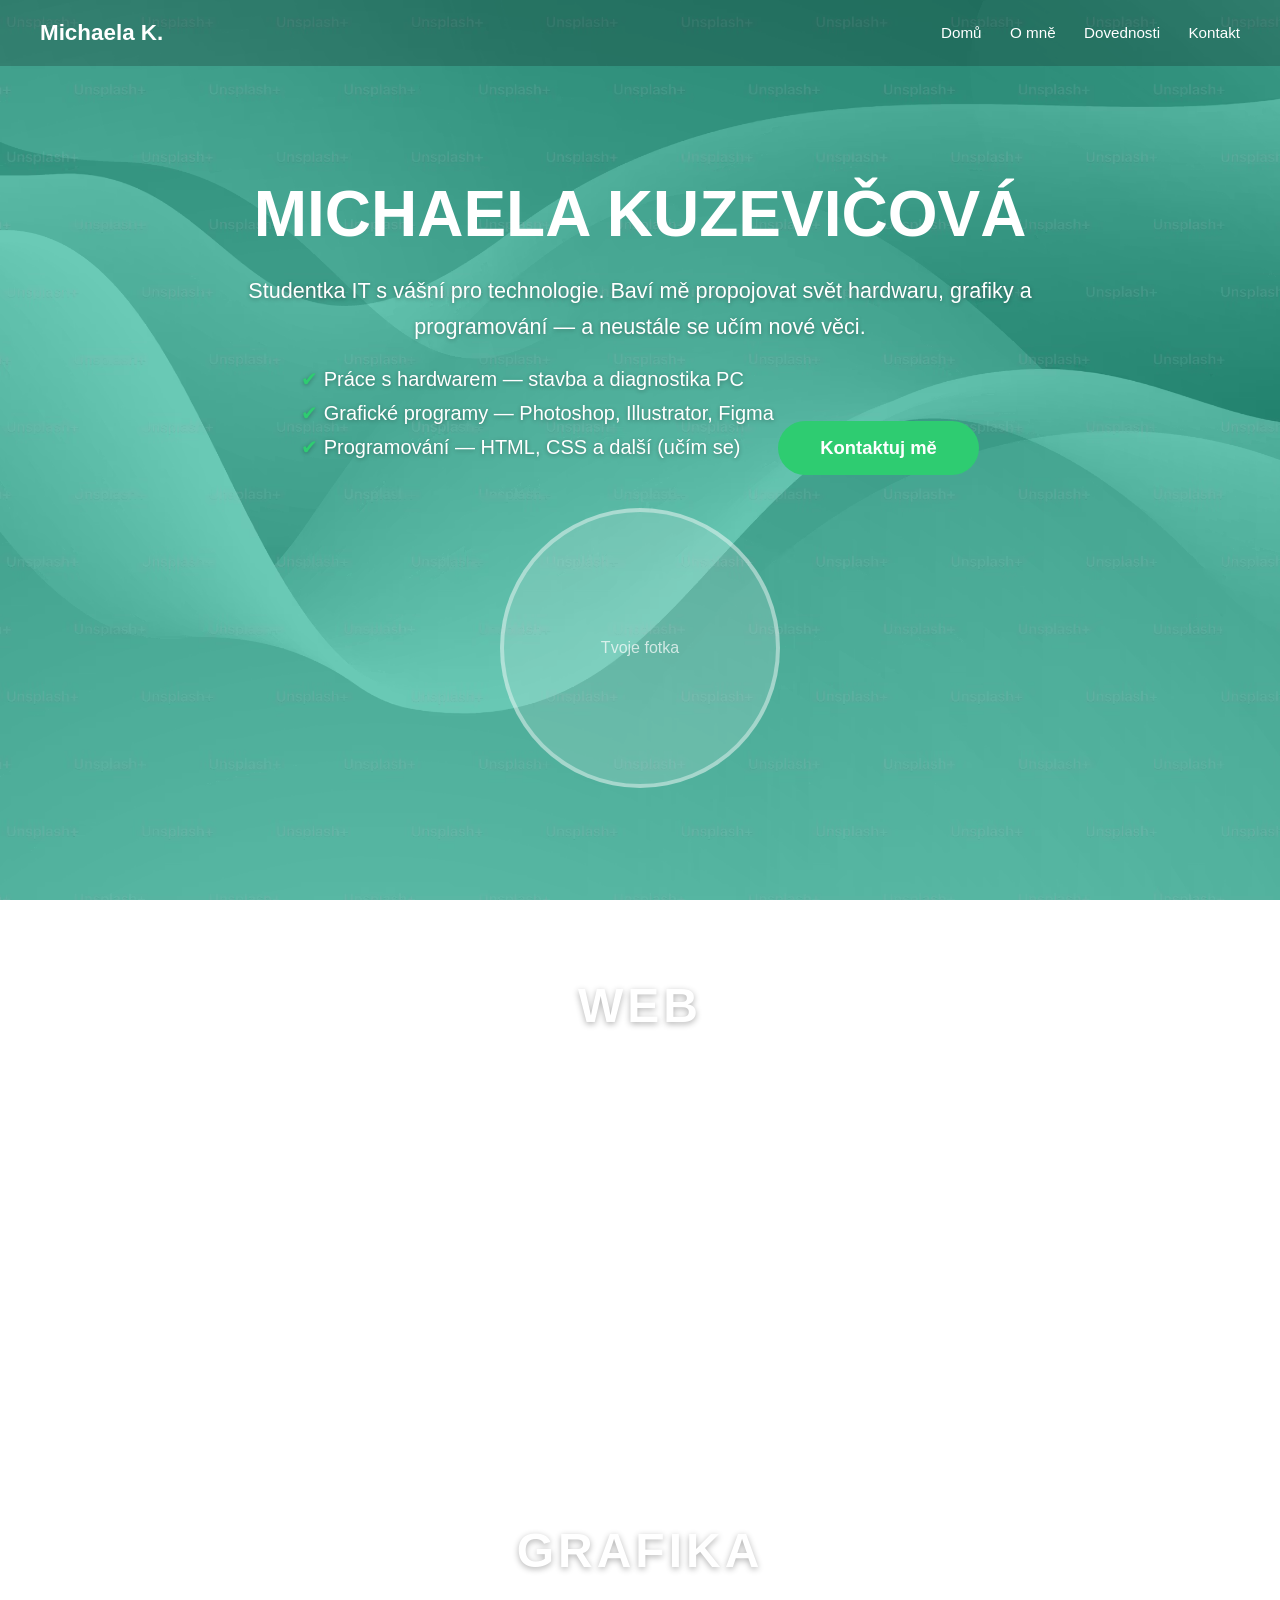
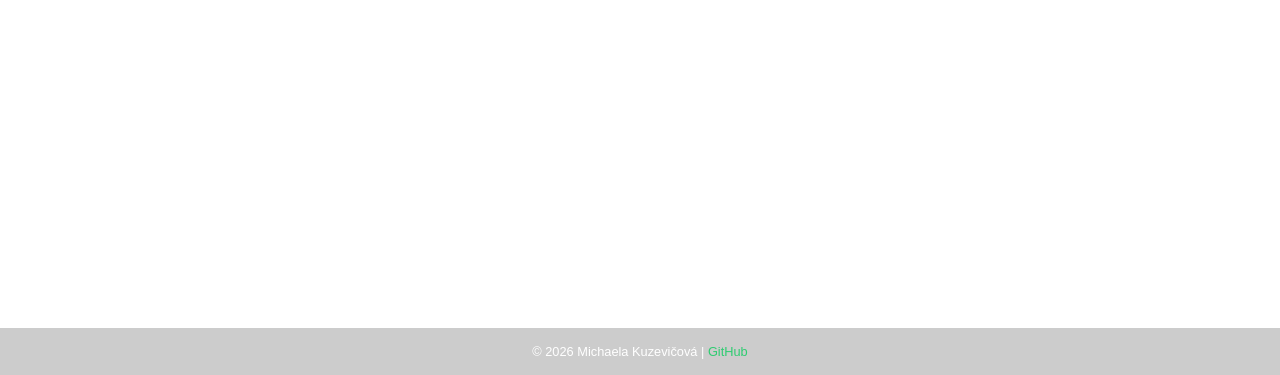
<file: index.html>
<!DOCTYPE html>
<html lang="cs">
<head>
    <meta charset="UTF-8">
    <meta name="viewport" content="width=device-width, initial-scale=1.0">
    <title>Michaela Kuzevičová | Portfolio</title>

    <style>
        *
        {
            margin: 0;
            padding: 0;
            box-sizing: border-box;
        }

        body
        {
            font-family: Arial, sans-serif;
            color: #fff;
            min-height: 100vh;
            background-image: url('pozadi.png');
            background-size: cover;
            background-position: center;
            background-repeat: no-repeat;
            background-attachment: fixed;
            overflow-x: hidden;
        }

        nav
        {
            display: flex;
            align-items: center;
            justify-content: space-between;
            padding: 20px 40px;
            background-color: rgba(0, 0, 0, 0.2);
        }

        .logo
        {
            font-size: 1.4rem;
            font-weight: bold;
            color: #fff;
            text-decoration: none;
        }

        .nav-links a
        {
            color: #fff;
            text-decoration: none;
            margin-left: 24px;
            font-size: 0.95rem;
        }

        .nav-links a:hover
        {
            text-decoration: underline;
        }

        .hero
        {
            min-height: calc(100vh - 68px);
            padding: 40px 20px;
            display: flex;
            flex-direction: column;
            align-items: center;
            justify-content: center;
            gap: 20px;
        }

        .hero-text
        {
            text-align: center;
            max-width: 800px;
        }

        .hero-text h1
        {
            font-size: 4rem;
            line-height: 1.2;
            margin-bottom: 20px;
            text-transform: uppercase;
        }

        .hero-text p
        {
            font-size: 1.35rem;
            line-height: 1.7;
            margin-bottom: 16px;
            text-shadow: 0 1px 4px rgba(0, 0, 0, 0.3);
        }

        .hero-text ul
        {
            list-style: none;
            margin-bottom: 24px;
            display: inline-block;
            text-align: left;
        }

        .hero-text ul li
        {
            font-size: 1.25rem;
            padding: 5px 0;
            text-shadow: 0 1px 4px rgba(0, 0, 0, 0.3);
        }

        .hero-text ul li::before
        {
            content: '✔ ';
            color: #2ECC71;
        }

        .btn
        {
            display: inline-block;
            background-color: #2ECC71;
            color: #fff;
            padding: 16px 42px;
            border-radius: 30px;
            text-decoration: none;
            font-weight: bold;
            font-size: 1.15rem;
        }

        .btn:hover
        {
            background-color: #27AE60;
        }

        .hero-image img
        {
            width: 280px;
            height: 280px;
            object-fit: cover;
            border-radius: 50%;
            border: 4px solid rgba(255, 255, 255, 0.5);
            box-shadow: 0 8px 30px rgba(0, 0, 0, 0.2);
        }

        .photo-placeholder
        {
            width: 280px;
            height: 280px;
            border-radius: 50%;
            background-color: rgba(255, 255, 255, 0.15);
            border: 4px solid rgba(255, 255, 255, 0.4);
            display: flex;
            align-items: center;
            justify-content: center;
            font-size: 1rem;
            color: rgba(255, 255, 255, 0.7);
        }

        .portfolio-section
        {
            width: 100%;
            padding: 80px 40px;
            text-align: center;
        }

        .portfolio-section h2
        {
            font-size: 3rem;
            text-transform: uppercase;
            margin-bottom: 50px;
            letter-spacing: 4px;
            text-shadow: 0 2px 6px rgba(0, 0, 0, 0.3);
        }

        .portfolio-grid
        {
            display: flex;
            justify-content: center;
            gap: 30px;
            flex-wrap: nowrap;
            max-width: 1100px;
            margin: 0 auto;
        }

        .portfolio-item
        {
            flex: 0 0 320px;
            height: 220px;
            background-color: rgba(255, 255, 255, 0.1);
            border: 2px solid rgba(255, 255, 255, 0.3);
            border-radius: 12px;
            overflow: hidden;
            display: flex;
            align-items: center;
            justify-content: center;
            font-size: 1rem;
            color: rgba(255, 255, 255, 0.6);
            text-decoration: none;
            transition: transform 0.3s ease, border-color 0.3s ease;
        }

        .portfolio-item:hover
        {
            transform: scale(1.03);
            border-color: #2ECC71;
        }

    
        .portfolio-item img
        {
            width: 100%;
            height: 100%;
            object-fit: cover;
            display: block;
        }

        .section-spacer
        {
            height: 60px;
        }

        footer
        {
            width: 100%;
            text-align: center;
            padding: 16px;
            font-size: 0.8rem;
            background-color: rgba(0, 0, 0, 0.2);
        }

        footer a
        {
            color: #2ECC71;
            text-decoration: none;
        }

        /* ===== MOBIL ===== */
        @media (max-width: 1024px)
        {
            .portfolio-grid
            {
                flex-wrap: wrap;
            }

            .portfolio-item
            {
                flex: 0 0 90%;
                max-width: 400px;
                height: 200px;
            }
        }

        @media (max-width: 768px)
        {
            .hero-text h1
            {
                font-size: 2.2rem;
            }

            .hero-text p
            {
                font-size: 1.1rem;
            }

            .hero-text ul li
            {
                font-size: 1rem;
            }

            .btn
            {
                font-size: 1rem;
                padding: 14px 36px;
            }

            .photo-placeholder,
            .hero-image img
            {
                width: 220px;
                height: 220px;
            }

            nav
            {
                flex-direction: column;
                gap: 10px;
            }

            .portfolio-section
            {
                padding: 50px 20px;
            }

            .portfolio-section h2
            {
                font-size: 2rem;
            }

            .section-spacer
            {
                height: 30px;
            }
        }
    </style>
</head>
<body>

 
    <nav>
        <a href="#" class="logo">Michaela K.</a>
        <div class="nav-links">
            <a href="#">Domů</a>
            <a href="#">O mně</a>
            <a href="#">Dovednosti</a>
            <a href="#">Kontakt</a>
        </div>
    </nav>
    <section class="hero">
        <div class="hero-text">
            <h1>Michaela Kuzevičová</h1>
            <p>
                Studentka IT s vášní pro technologie. Baví mě propojovat
                svět hardwaru, grafiky a programování — a neustále se učím nové věci.
            </p>
            <ul>
                <li>Práce s hardwarem — stavba a diagnostika PC</li>
                <li>Grafické programy — Photoshop, Illustrator, Figma</li>
                <li>Programování — HTML, CSS a další (učím se)</li>
            </ul>
            <a href="mailto:tvuj@email.cz" class="btn">Kontaktuj mě</a>
        </div>

        <div class="hero-image">
            <div class="photo-placeholder">Tvoje fotka</div>
        </div>
    </section>


    <section class="portfolio-section">
        <h2>Web</h2>
        <div class="portfolio-grid">

            <a href="https://muj-prvni-web.cz" target="_blank" class="portfolio-item">
            
                Web 1
            </a>

            <a href="https://muj-druhy-web.cz" target="_blank" class="portfolio-item">
           
                Web 2
            </a>

            <a href="https://muj-treti-web.cz" target="_blank" class="portfolio-item">
             
                Web 3
            </a>

        </div>
    </section>


    <div class="section-spacer"></div>

 
    <section class="portfolio-section">
        <h2>Grafika</h2>
        <div class="portfolio-grid">

            <div class="portfolio-item">
              
                Grafika 1
            </div>

            <div class="portfolio-item">
              
                Grafika 2
            </div>

            <div class="portfolio-item">
               
                Grafika 3
            </div>

        </div>
    </section>

    <footer>
        <p>© 2026 Michaela Kuzevičová |
            <a href="https://github.com/tvuj-github">GitHub</a>
        </p>
    </footer>

</body>
</html>
</file>
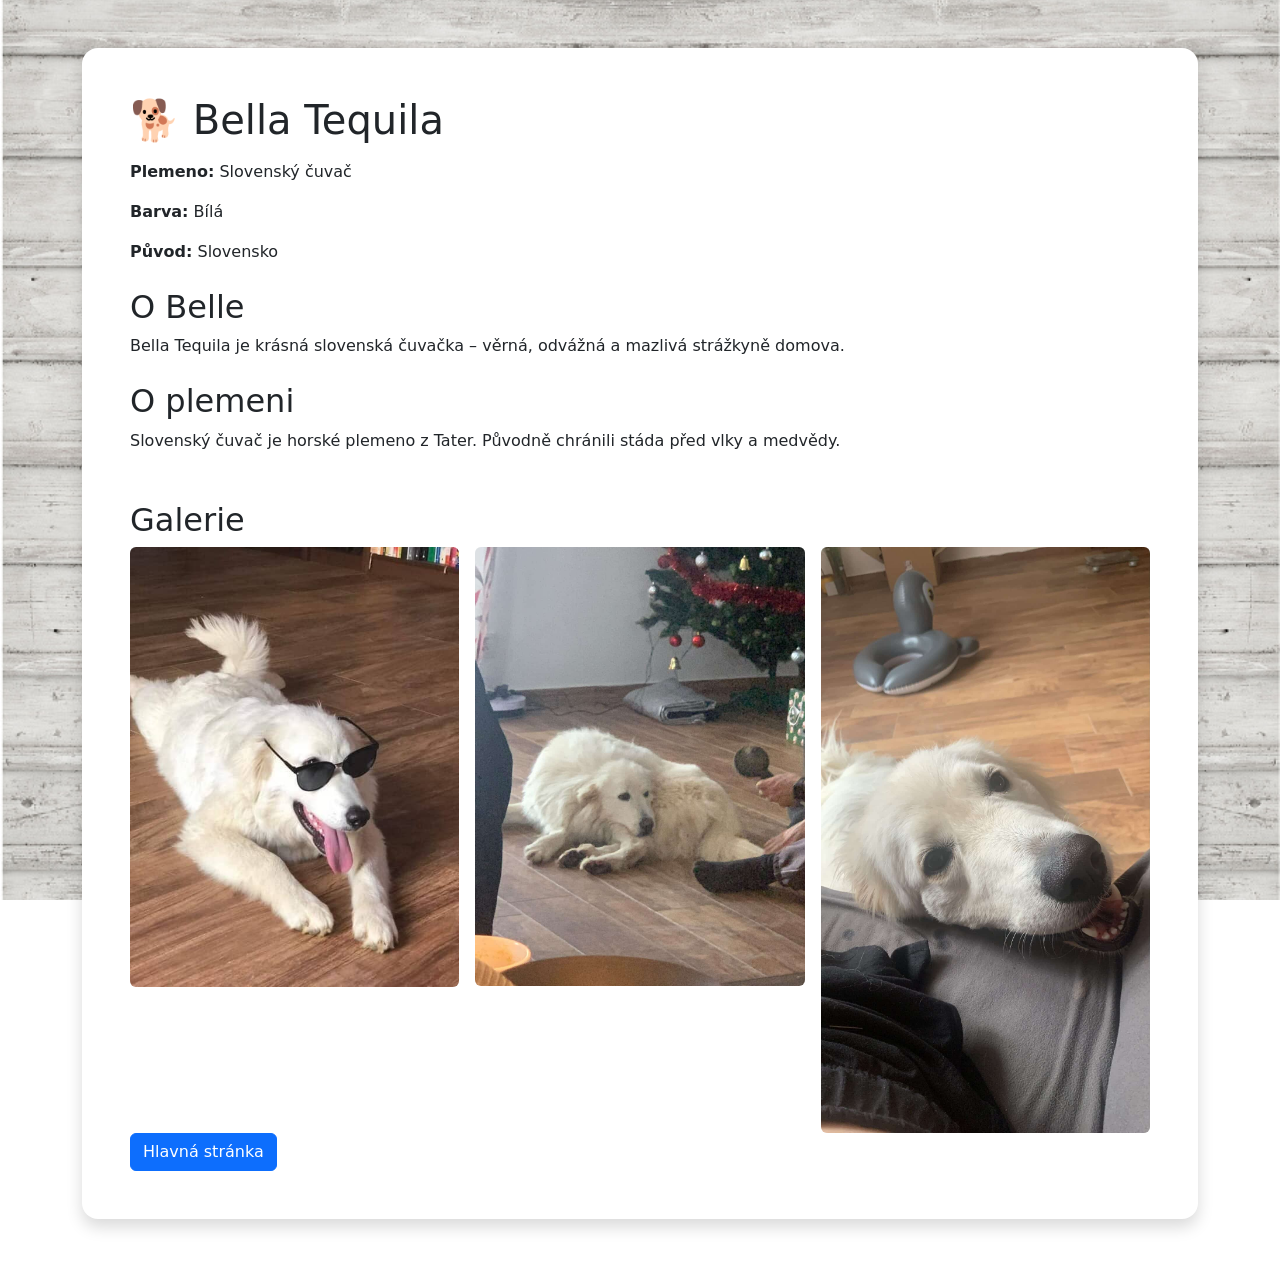
<file: bootstrap.html>
<!DOCTYPE html>
<html lang="cs">
<head>
    <meta charset="UTF-8">
    <meta name="viewport" content="width=device-width, initial-scale=1.0">
    <title>Bella Tequila</title>
    <link href="https://cdn.jsdelivr.net/npm/bootstrap@5.3.2/dist/css/bootstrap.min.css" rel="stylesheet">
    <style>
        body {
            background-image: url('TVOJE-POZADI.jpg');
            background-size: cover;
            background-position: center;
            background-attachment: fixed;
            min-height: 100vh;
        }
    </style>
</head>
<body>

    <div class="container py-5">
        <div class="bg-white rounded-4 shadow p-4 p-md-5">
            
            <h1 class="mb-3">🐕 Bella Tequila</h1>
            <p><strong>Plemeno:</strong> Slovenský čuvač</p>
            <p><strong>Barva:</strong> Bílá</p>
            <p><strong>Původ:</strong> Slovensko</p>

            <h2 class="mt-4">O Belle</h2>
            <p>Bella Tequila je krásná slovenská čuvačka – věrná, odvážná a mazlivá strážkyně domova.</p>

            <h2 class="mt-4">O plemeni</h2>
            <p>Slovenský čuvač je horské plemeno z Tater. Původně chránili stáda před vlky a medvědy.</p>

            <h2 class="mt-5">Galerie</h2>
            <div class="row g-3">
                <div class="col-md-4">
                    <img src="bella1.jpg" alt="Bella 1" class="img-fluid rounded">
                </div>
                <div class="col-md-4">
                    <img src="bella2.jpg" alt="Bella 2" class="img-fluid rounded">
                </div>
                <div class="col-md-4">
                    <img src="bella3.jpg" alt="Bella 3" class="img-fluid rounded">
                </div>
            </div>

            <a href="index.html" class="btn btn-primary">Hlavná stránka</a>

        </div>
    </div>

</body>
</html>
</file>
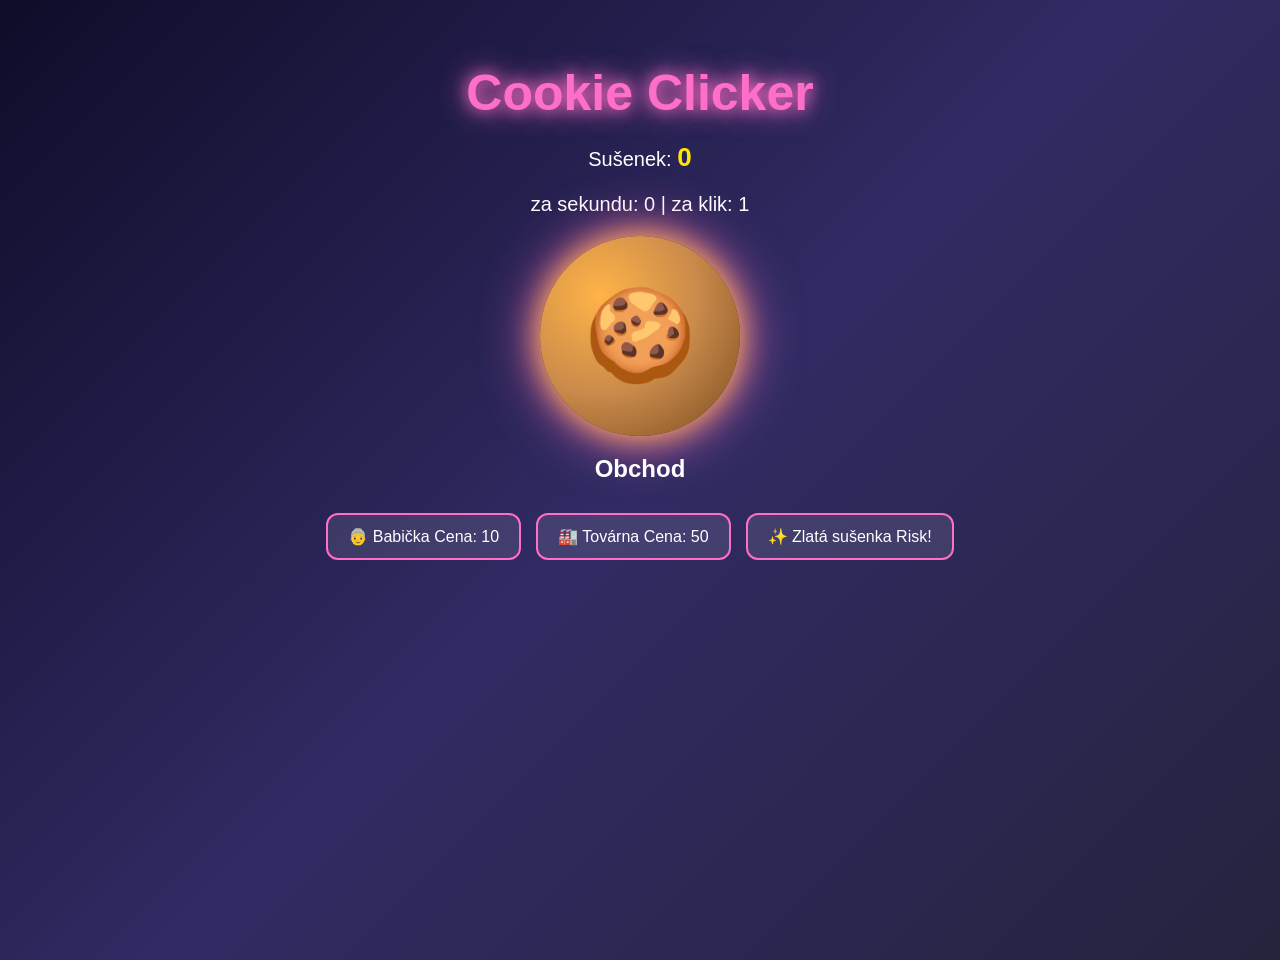
<file: cokiee.html>
<!DOCTYPE html>
<html lang="cs">
<head>
    <meta charset="UTF-8">
    <title>Cookie Clicker 🍪</title>
    <link rel="stylesheet" href="style1.css">
</head>
<body>

    <h1>Cookie Clicker</h1>

    <div class="info">
        <p>Sušenek: <span id="skore">0</span></p>
        <p class="malé">za sekundu: <span id="zaSekundu">0</span> | za klik: <span id="zaKlikInfo">1</span></p>
    </div>

    <div class="susenka-box">
        <button id="susenka">🍪</button>
    </div>

    <h2>Obchod</h2>
    <div class="obchod">
        <button id="babicka">
            <span class="ikona">👵</span>
            <span class="nazev">Babička</span>
            <span class="cena">Cena: <span id="cenaBabicky">10</span></span>
        </button>

        <button id="tovarna">
            <span class="ikona">🏭</span>
            <span class="nazev">Továrna</span>
            <span class="cena">Cena: <span id="cenaTovarny">50</span></span>
        </button>

        <button id="zlata">
            <span class="ikona">✨</span>
            <span class="nazev">Zlatá sušenka</span>
            <span class="cena">Risk!</span>
        </button>
    </div>

    <p id="hlaska"></p>

    <script src="script.js"></script>
</body>
</html>
</file>
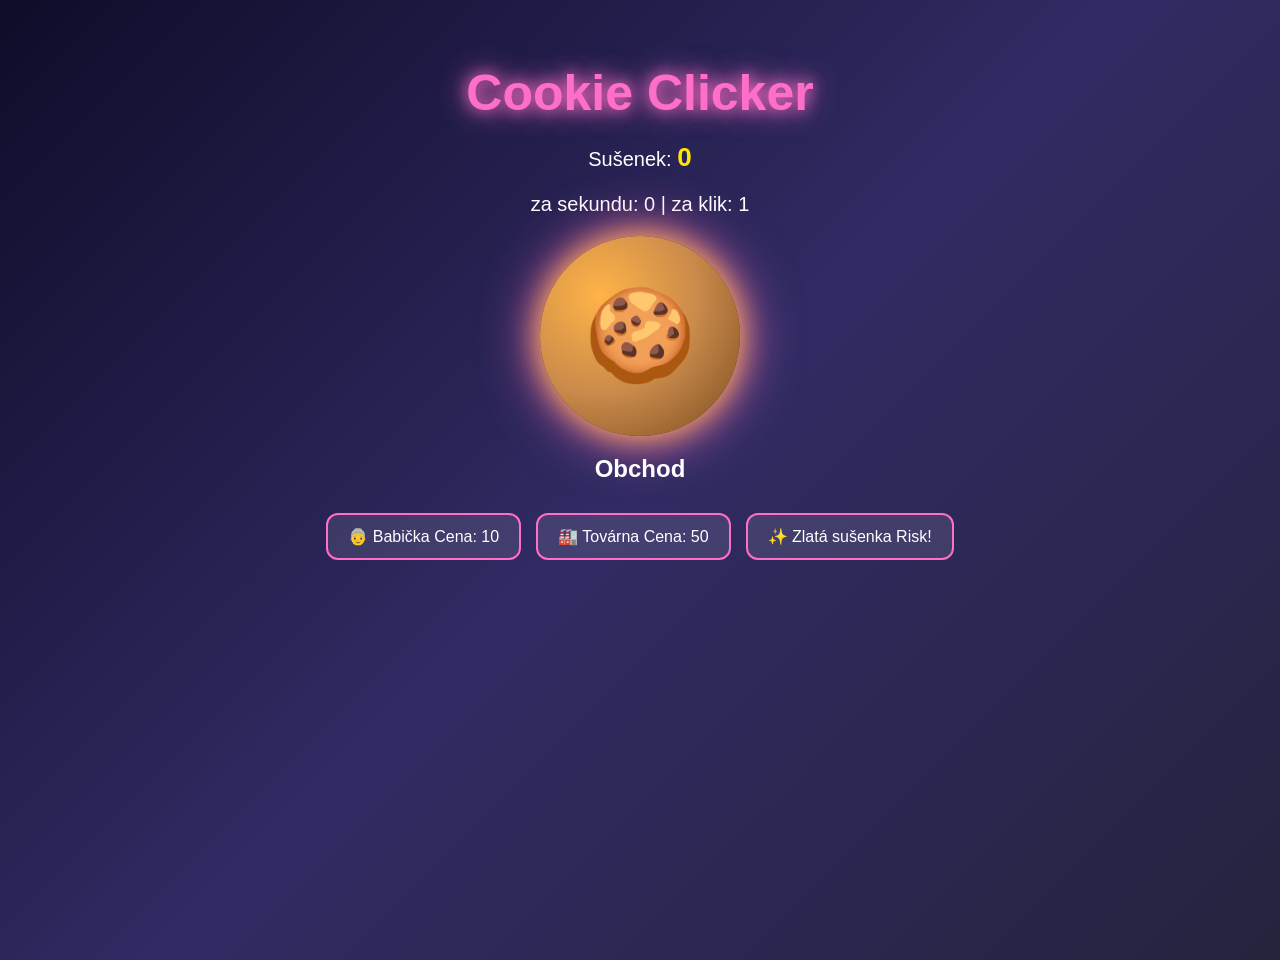
<file: index1.html>
<!DOCTYPE html>
<html lang="cs">
<head>
    <meta charset="UTF-8">
    <title>Cookie Clicker 🍪</title>
    <link rel="stylesheet" href="style1.css">
</head>
<body>

    <h1>Cookie Clicker</h1>

    <div class="info">
        <p>Sušenek: <span id="skore">0</span></p>
        <p class="malé">za sekundu: <span id="zaSekundu">0</span> | za klik: <span id="zaKlikInfo">1</span></p>
    </div>

    <div class="susenka-box">
        <button id="susenka">🍪</button>
    </div>

    <h2>Obchod</h2>
    <div class="obchod">
        <button id="babicka">
            <span class="ikona">👵</span>
            <span class="nazev">Babička</span>
            <span class="cena">Cena: <span id="cenaBabicky">10</span></span>
        </button>

        <button id="tovarna">
            <span class="ikona">🏭</span>
            <span class="nazev">Továrna</span>
            <span class="cena">Cena: <span id="cenaTovarny">50</span></span>
        </button>

        <button id="zlata">
            <span class="ikona">✨</span>
            <span class="nazev">Zlatá sušenka</span>
            <span class="cena">Risk!</span>
        </button>
    </div>

    <p id="hlaska"></p>

    <script src="script.js"></script>
</body>
</html>
</file>
<file: style1.css>
body {
    font-family: "Segoe UI", sans-serif;
    background: linear-gradient(135deg, #0f0c29, #302b63, #24243e);
    color: #fff;
    text-align: center;
    margin: 0;
    padding: 30px;
    min-height: 100vh;
}

h1 {
    font-size: 50px;
    color: #ff6ec7;
    text-shadow: 0 0 15px #ff6ec7, 0 0 30px #ff6ec7;
    margin-bottom: 10px;
}

p {
    font-size: 20px;
}

#skore {
    color: #ffe600;
    font-weight: bold;
    font-size: 26px;
}

#susenka {
    width: 200px;
    height: 200px;
    border-radius: 50%;
    font-size: 90px;
    background: radial-gradient(circle at 30% 30%, #ffb347, #c98a4b, #7a4a1d);
    border: none;
    cursor: pointer;
    box-shadow: 0 0 30px #ffb347, 0 0 60px #ff6ec7;
    transition: transform 0.1s;
}

#susenka:hover { transform: scale(1.05); }
#susenka:active { transform: scale(0.92); }

.obchod {
    margin-top: 30px;
    display: flex;
    justify-content: center;
    gap: 15px;
    flex-wrap: wrap;
}

.obchod button {
    padding: 12px 20px;
    font-size: 16px;
    background: rgba(255, 255, 255, 0.1);
    color: #fff;
    border: 2px solid #ff6ec7;
    border-radius: 12px;
    cursor: pointer;
    backdrop-filter: blur(10px);
    transition: 0.2s;
}

.obchod button:hover {
    background: #ff6ec7;
    box-shadow: 0 0 20px #ff6ec7;
}

#hlaska {
    margin-top: 20px;
    font-size: 18px;
    color: #ffe600;
    min-height: 25px;
}
</file>
